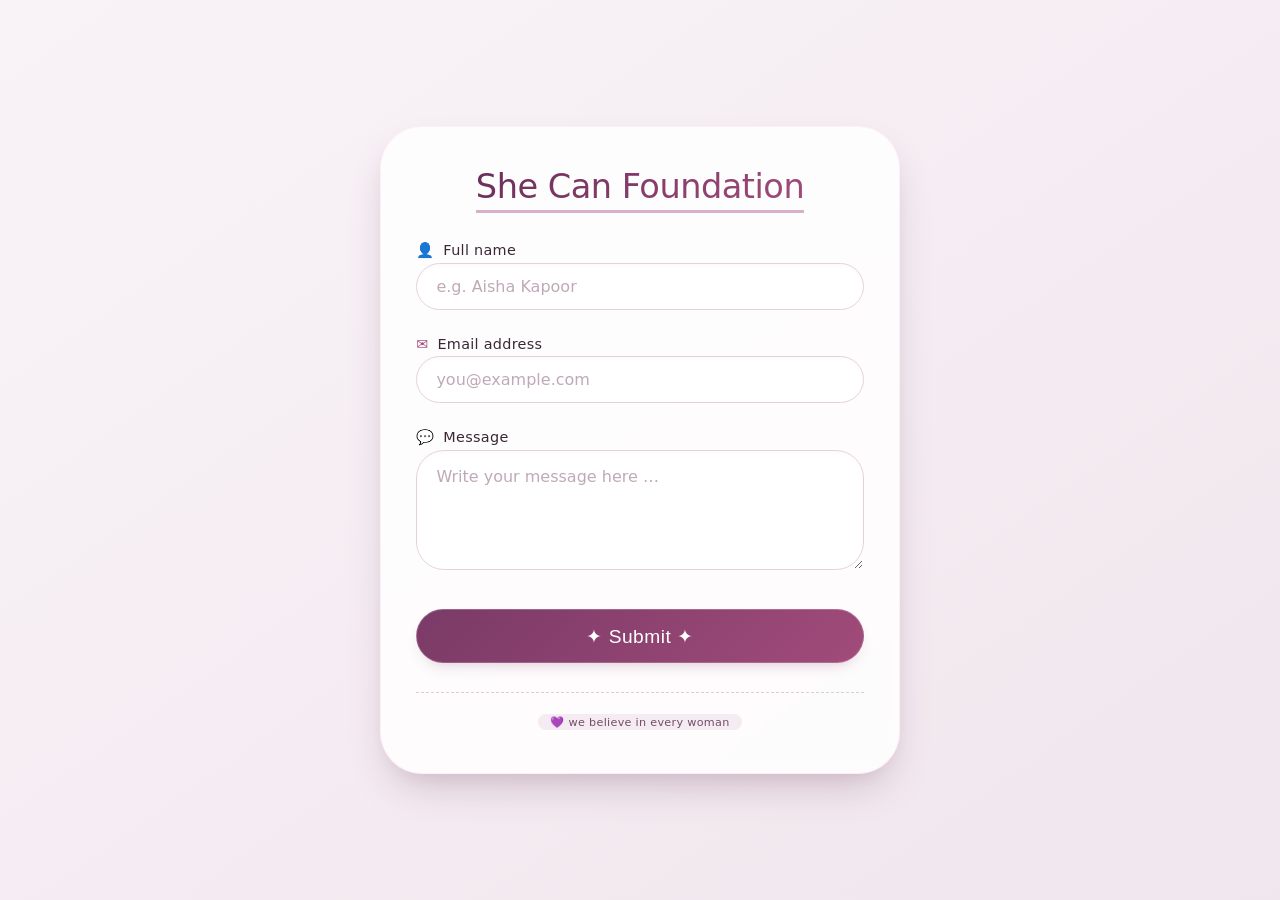
<file: index.html>
<!DOCTYPE html>
<html lang="en">
<head>
  <meta charset="UTF-8">
  <meta name="viewport" content="width=device-width, initial-scale=1.0">
  <title>She Can Foundation · simple form</title>
  <link rel="stylesheet" href="styles.css">
  <script defer src="script.js"></script>
</head>

<body>
  <div class="card">
    <div class="foundation-name">
      <h1>She Can Foundation</h1>
    </div>

    <form id="contactForm">
      <div class="form-group">
        <label for="name"><i>👤</i> Full name</label>
        <input type="text" id="name" name="name" placeholder="e.g. Aisha Kapoor" required>
      </div>

      <div class="form-group">
        <label for="email"><i>✉️</i> Email address</label>
        <input type="email" id="email" name="email" placeholder="you@example.com" required>
      </div>

      <div class="form-group">
        <label for="message"><i>💬</i> Message</label>
        <textarea id="message" name="message" placeholder="Write your message here …" required></textarea>
      </div>

      <button type="submit" class="btn-submit">✦ Submit ✦</button>
    </form>
    <div id="successMessage" class="success-message">
      ✅ Form Submitted Successfully
    </div>

    <div class="footnote">
      <span>💜 we believe in every woman</span>
    </div>
  </div>
</body>
</html>
</file>
<file: styles.css>
* {
    margin: 0;
    padding: 0;
    box-sizing: border-box;
}
body {
    background: linear-gradient(145deg, #f9f3f7 0%, #f0e6ed 100%);
    min-height: 100vh;
    display: flex;
    align-items: center;
    justify-content: center;
    font-family: 'Segoe UI', Roboto, system-ui, -apple-system, sans-serif;
    padding: 1.5rem;
}
.card {
    max-width: 520px;
    width: 100%;
    background: rgba(255, 255, 255, 0.85);
    backdrop-filter: blur(4px);
    padding: 2.5rem 2.2rem 2.8rem;
    border-radius: 42px;
    box-shadow: 0 20px 40px -12px rgba(90, 30, 70, 0.25),
              0 8px 24px -6px rgba(0,0,0,0.05);
    border: 1px solid rgba(255, 215, 235, 0.4);
    transition: box-shadow 0.2s ease;
}
.card:hover {
    box-shadow: 0 28px 48px -16px rgba(120, 40, 90, 0.3);
}
.foundation-name {
    text-align: center;
    margin-bottom: 1.8rem;
}
.foundation-name h1 {
    font-size: 2.1rem;
    font-weight: 500;
    letter-spacing: -0.5px;
    color: #2d1b2a;
    background: linear-gradient(135deg, #6a2e5a, #a14b7a);
    -webkit-background-clip: text;
    -webkit-text-fill-color: transparent;
    background-clip: text;
    display: inline-block;
    padding-bottom: 4px;
    border-bottom: 3px solid #d9b0cb;
}
.foundation-name .sub {
    display: block;
    font-size: 0.8rem;
    font-weight: 400;
    letter-spacing: 2px;
    color: #7b4e6b;
    margin-top: 0.2rem;
    -webkit-text-fill-color: #7b4e6b;
    background: none;
}
.form-group {
    margin-bottom: 1.6rem;
}
label {
    display: block;
    font-size: 0.9rem;
    font-weight: 500;
    color: #3b2635;
    margin-bottom: 0.3rem;
    letter-spacing: 0.3px;
}
label i {
    font-style: normal;
    color: #a14b7a;
    margin-right: 4px;
}
input, textarea {
    width: 100%;
    padding: 0.8rem 1.2rem;
    font-size: 1rem;
    border: 1.5px solid #e6d0df;
    border-radius: 40px;
    background: white;
    transition: all 0.2s ease;
    font-family: inherit;
    color: #1e141c;
    outline: none;
    box-shadow: inset 0 2px 4px rgba(0,0,0,0.02);
}
input:focus, textarea:focus {
    border-color: #b86a9a;
    box-shadow: 0 0 0 4px rgba(184, 106, 154, 0.15), inset 0 1px 3px rgba(0,0,0,0.02);
}
input::placeholder, textarea::placeholder {
    color: #b094a6;
    font-weight: 300;
    opacity: 0.8;
}
textarea {
    min-height: 120px;
    resize: vertical;
    border-radius: 28px;
    padding-top: 1rem;
}
.btn-submit {
    width: 100%;
    background: linear-gradient(135deg, #7a3a67, #a14b7a);
    border: none;
    padding: 0.9rem 1.8rem;
    border-radius: 60px;
    font-size: 1.2rem;
    font-weight: 500;
    color: white;
    letter-spacing: 0.5px;
    cursor: pointer;
    transition: all 0.2s ease;
    box-shadow: 0 8px 16px -8px rgba(130, 60, 100, 0.3);
    margin-top: 0.6rem;
    border: 1px solid rgba(255, 255, 255, 0.2);
    backdrop-filter: blur(2px);
}
.btn-submit:hover {
    background: linear-gradient(135deg, #6a2e5a, #8f3f6e);
    transform: scale(1.01);
    box-shadow: 0 12px 24px -10px rgba(130, 60, 100, 0.4);
}
.btn-submit:active {
    transform: scale(0.98);
    box-shadow: 0 4px 12px -6px rgba(130, 60, 100, 0.4);
}
.success-message {
    margin-top: 1.6rem;
    padding: 1rem 1.2rem;
    background: #e1f0e7;
    border-radius: 60px;
    text-align: center;
    font-weight: 500;
    color: #1c5a3e;
    border: 1px solid #b6d9c6;
    letter-spacing: 0.3px;
    font-size: 1.1rem;
    box-shadow: 0 2px 8px rgba(40, 100, 70, 0.08);
    transition: all 0.25s ease;
    display: none;
}
.success-message.show {
    display: block;
    animation: gentlePop 0.35s cubic-bezier(0.2, 0.9, 0.3, 1.2);
}
@keyframes gentlePop {
    0% { opacity: 0; transform: scale(0.94); }
    100% { opacity: 1; transform: scale(1); }
}
.footnote {
    margin-top: 1.8rem;
    text-align: center;
    font-size: 0.7rem;
    color: #a58798;
    letter-spacing: 0.3px;
    border-top: 1px dashed #decbdb;
    padding-top: 1.4rem;
}
.footnote span {
    background: #f5ebf2;
    padding: 0.1rem 0.8rem;
    border-radius: 40px;
    color: #734d65;
}
@media (max-width: 480px) {
    .card { padding: 2rem 1.2rem; }
    .foundation-name h1 { font-size: 1.8rem; }
}
</file>
